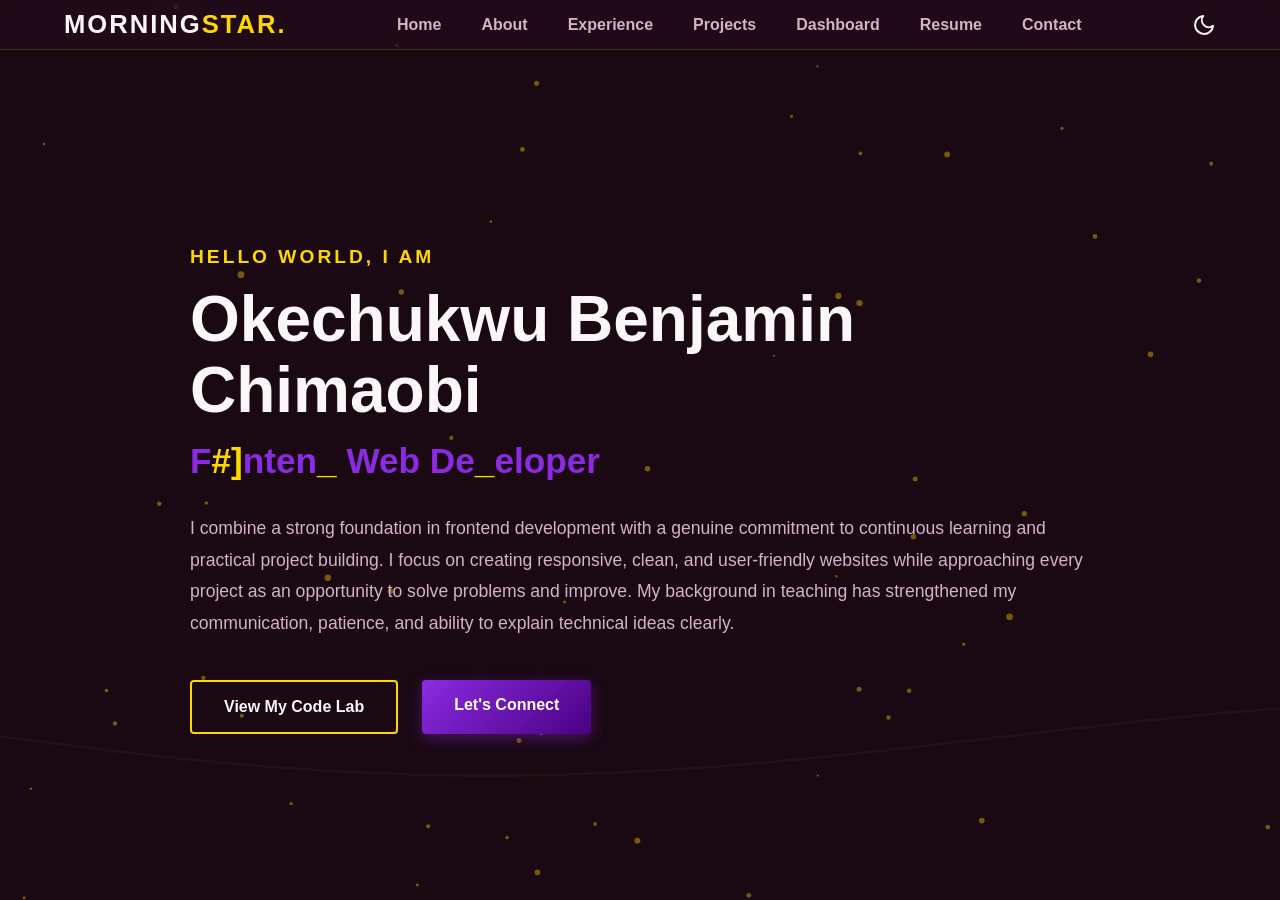
<file: index.html>
<!DOCTYPE html>
<html lang="en" data-theme="dark">
<head>
    <meta charset="UTF-8">
    <meta name="viewport" content="width=device-width, initial-scale=1.0">
    <title>Okechukwu Benjamin Chimaobi | Frontend Web Developer</title>
    <link rel="stylesheet" href="style.css">
</head>
<body>

    <!-- The Kinetic Hybrid Canvas Backdrop -->
    <canvas id="global-kinetic-canvas"></canvas>

    <!-- Global Progress Scroll Bar -->
    <div id="scroll-progress"></div>

    <!-- Responsive Navigation Header -->
    <header class="global-header">
        <div class="logo-container">
            <span class="logo-text">MORNING<span class="accent-dot">STAR.</span></span>
        </div>
        
        <nav class="desktop-nav">
    <a href="index.html" class="nav-link">Home</a>
    <a href="about.html" class="nav-link">About</a>
    <a href="experience.html" class="nav-link">Experience</a>
    <a href="projects.html" class="nav-link">Projects</a>
    <a href="dashboard.html" class="nav-link">Dashboard</a>
    <a href="resume.html" class="nav-link">Resume</a> <!-- Add this line -->
    <a href="contact.html" class="nav-link">Contact</a>
</nav>


        <!-- Utility Control Cluster -->
        <div class="header-controls">
            <button id="theme-toggle" aria-label="Toggle Theme">
                <svg class="sun-icon" viewBox="0 0 24 24"><circle cx="12" cy="12" r="5"></circle><line x1="12" y1="1" x2="12" y2="3"></line><line x1="12" y1="21" x2="12" y2="23"></line><line x1="4.22" y1="4.22" x2="5.64" y2="5.64"></line><line x1="18.36" y1="18.36" x2="19.78" y2="19.78"></line><line x1="1" y1="12" x2="3" y2="12"></line><line x1="21" y1="12" x2="23" y2="12"></line><line x1="4.22" y1="19.78" x2="5.64" y2="18.36"></line><line x1="18.36" y1="5.64" x2="19.78" y2="4.22"></line></svg>
                <svg class="moon-icon" viewBox="0 0 24 24"><path d="M21 12.79A9 9 0 1 1 11.21 3 7 7 0 0 0 21 12.79z"></path></svg>
            </button>
            
            <!-- Micro-Animated Hamburger Icon -->
          <!-- Micro-Animated Hamburger Icon -->
<button id="hamburger-trigger" aria-label="Open Menu">
    <span class="bar line-top"></span>
    <span class="bar line-mid"></span>
    <span class="bar line-bot"></span>
</button>
 
        </div>
    </header>

   <!-- Fullscreen Mobile Navigation Grid Menu Overlay (UPDATED FOR ALL FILES) -->
<div id="mobile-menu-overlay" class="menu-grid-container menu-seven-columns">
    <div class="menu-column col-1"><a href="index.html" class="mobile-link" data-index="01">Home</a></div>
    <div class="menu-column col-2"><a href="about.html" class="mobile-link" data-index="02">About</a></div>
    <div class="menu-column col-3"><a href="experience.html" class="mobile-link" data-index="03">Experience</a></div>
    <div class="menu-column col-4"><a href="projects.html" class="mobile-link" data-index="04">Projects</a></div>
    <div class="menu-column col-5"><a href="dashboard.html" class="mobile-link" data-index="05">Metrics</a></div>
    <div class="menu-column col-6"><a href="resume.html" class="mobile-link" data-index="06">Resume</a></div>
    <div class="menu-column col-7"><a href="contact.html" class="mobile-link" data-index="07">Contact</a></div>
</div>


    <!-- Main Content Stage -->
    <main class="content-wrapper">
        <section class="hero-section">
            <div class="hero-text-block">
                <h2 class="sub-greeting">Hello World, I am</h2>
                <h1 class="main-name text-glitch" data-text="Okechukwu Benjamin Chimaobi">Okechukwu Benjamin Chimaobi</h1>
                <h2 class="scramble-title" id="scramble-target">Frontend Web Developer</h2>
                <p class="hero-usp">
                    I combine a strong foundation in frontend development with a genuine commitment to continuous learning and practical project building. I focus on creating responsive, clean, and user-friendly websites while approaching every project as an opportunity to solve problems and improve. My background in teaching has strengthened my communication, patience, and ability to explain technical ideas clearly.
                </p>
                <div class="cta-wrapper">
                    <a href="projects.html" class="magnetic-btn secondary-btn">View My Code Lab</a>
                    <a href="contact.html" class="magnetic-btn primary-btn">Let's Connect</a>
                </div>
            </div>
        </section>
    </main>

    <script src="app.js"></script>
</body>
</html>
</file>
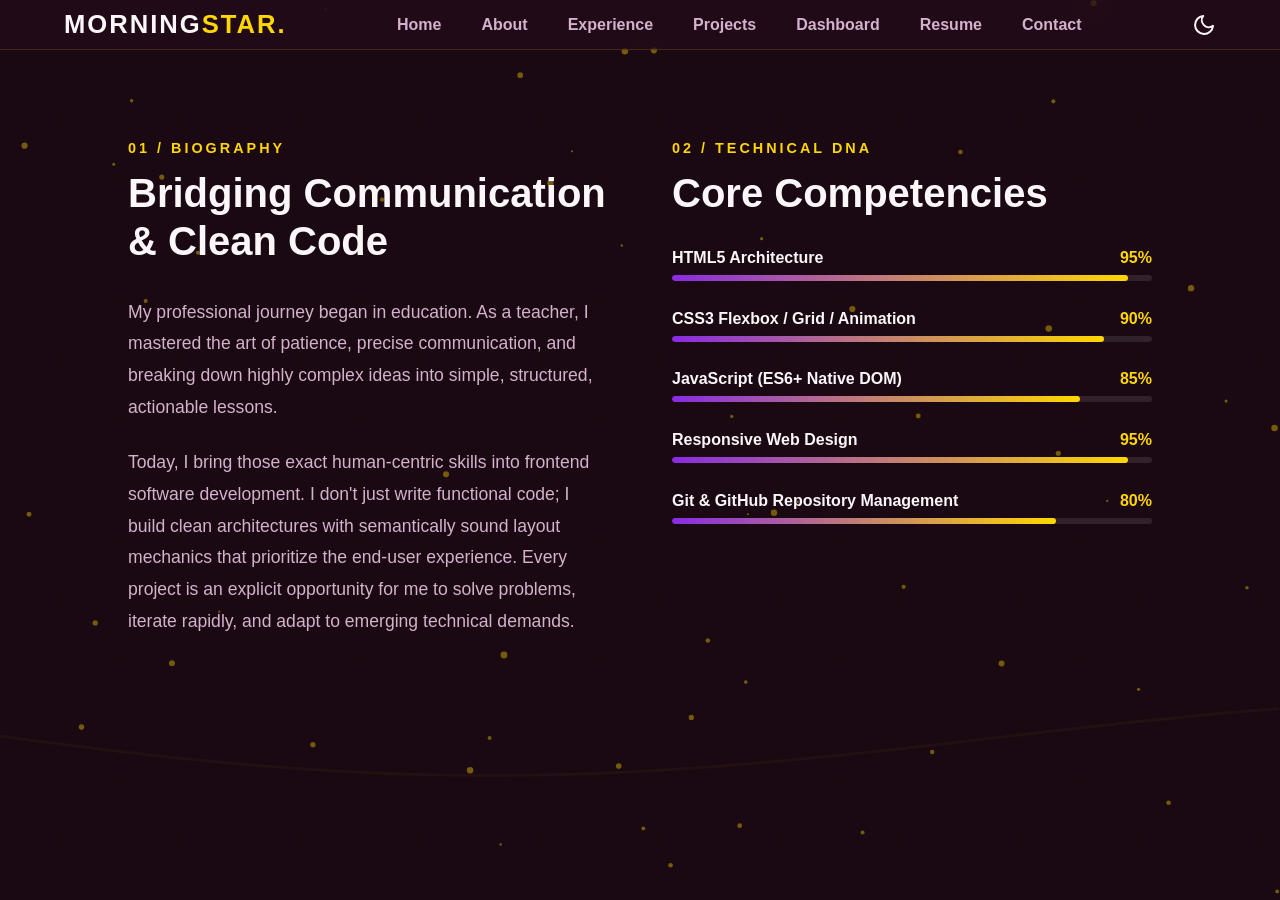
<file: about.html>
<!DOCTYPE html>
<html lang="en" data-theme="dark">
<head>
    <meta charset="UTF-8">
    <meta name="viewport" content="width=device-width, initial-scale=1.0">
    <title>About Me | Okechukwu Benjamin Chimaobi</title>
    <link rel="stylesheet" href="style.css">
</head>
<body>

    <canvas id="global-kinetic-canvas"></canvas>
    <div id="scroll-progress"></div>

    <!-- Navigation Header -->
    <header class="global-header">
        <div class="logo-container">
            <span class="logo-text">MORNING<span class="accent-dot">STAR.</span></span>
        </div>
        <nav class="desktop-nav">
    <a href="index.html" class="nav-link">Home</a>
    <a href="about.html" class="nav-link">About</a>
    <a href="experience.html" class="nav-link">Experience</a>
    <a href="projects.html" class="nav-link">Projects</a>
    <a href="dashboard.html" class="nav-link">Dashboard</a>
    <a href="resume.html" class="nav-link">Resume</a> <!-- Add this line -->
    <a href="contact.html" class="nav-link">Contact</a>
</nav>

        <div class="header-controls">
            <button id="theme-toggle" aria-label="Toggle Theme">
                <svg class="sun-icon" viewBox="0 0 24 24"><circle cx="12" cy="12" r="5"></circle><line x1="12" y1="1" x2="12" y2="3"></line><line x1="12" y1="21" x2="12" y2="23"></line><line x1="4.22" y1="4.22" x2="5.64" y2="5.64"></line><line x1="18.36" y1="18.36" x2="19.78" y2="19.78"></line><line x1="1" y1="12" x2="3" y2="12"></line><line x1="21" y1="12" x2="23" y2="12"></line><line x1="4.22" y1="19.78" x2="5.64" y2="18.36"></line><line x1="18.36" y1="5.64" x2="19.78" y2="4.22"></line></svg>
                <svg class="moon-icon" viewBox="0 0 24 24"><path d="M21 12.79A9 9 0 1 1 11.21 3 7 7 0 0 0 21 12.79z"></path></svg>
            </button>
           <!-- Micro-Animated Hamburger Icon -->
<button id="hamburger-trigger" aria-label="Open Menu">
    <span class="bar line-top"></span>
    <span class="bar line-mid"></span>
    <span class="bar line-bot"></span>
</button>

        </div>
    </header>

    <!-- Mobile Menu Overlay -->
<!-- Fullscreen Mobile Navigation Grid Menu Overlay -->
<!-- Fullscreen Mobile Navigation Grid Menu Overlay (UPDATED FOR ALL FILES) -->
<div id="mobile-menu-overlay" class="menu-grid-container menu-seven-columns">
    <div class="menu-column col-1"><a href="index.html" class="mobile-link" data-index="01">Home</a></div>
    <div class="menu-column col-2"><a href="about.html" class="mobile-link" data-index="02">About</a></div>
    <div class="menu-column col-3"><a href="experience.html" class="mobile-link" data-index="03">Experience</a></div>
    <div class="menu-column col-4"><a href="projects.html" class="mobile-link" data-index="04">Projects</a></div>
    <div class="menu-column col-5"><a href="dashboard.html" class="mobile-link" data-index="05">Metrics</a></div>
    <div class="menu-column col-6"><a href="resume.html" class="mobile-link" data-index="06">Resume</a></div>
    <div class="menu-column col-7"><a href="contact.html" class="mobile-link" data-index="07">Contact</a></div>
</div>


    <!-- Main Core Layout -->
    <main class="content-wrapper inner-page-padding">
        <section class="about-grid-layout">
            
            <!-- Left Side: Profile Text Story Block -->
            <div class="story-panel reveal-element">
                <h3 class="section-tag">01 / Biography</h3>
                <h2 class="section-title-large">Bridging Communication <br>& Clean Code</h2>
                <p class="story-paragraph">
                    My professional journey began in education. As a teacher, I mastered the art of patience, precise communication, and breaking down highly complex ideas into simple, structured, actionable lessons. 
                </p>
                <p class="story-paragraph">
                    Today, I bring those exact human-centric skills into frontend software development. I don't just write functional code; I build clean architectures with semantically sound layout mechanics that prioritize the end-user experience. Every project is an explicit opportunity for me to solve problems, iterate rapidly, and adapt to emerging technical demands.
                </p>
            </div>

            <!-- Right Side: Automated Skills Metrics Bars -->
            <div class="skills-panel reveal-element">
                <h3 class="section-tag">02 / Technical DNA</h3>
                <h2 class="section-title-large">Core Competencies</h2>
                
                <div class="skills-metric-container">
                    <!-- HTML5 Bar -->
                    <div class="skill-row">
                        <div class="skill-info">
                            <span class="skill-name">HTML5 Architecture</span>
                            <span class="skill-percentage">95%</span>
                        </div>
                        <div class="skill-bar-track">
                            <div class="skill-bar-fill" style="--target-width: 95%;"></div>
                        </div>
                    </div>

                    <!-- CSS3 Bar -->
                    <div class="skill-row">
                        <div class="skill-info">
                            <span class="skill-name">CSS3 Flexbox / Grid / Animation</span>
                            <span class="skill-percentage">90%</span>
                        </div>
                        <div class="skill-bar-track">
                            <div class="skill-bar-fill" style="--target-width: 90%;"></div>
                        </div>
                    </div>

                    <!-- JavaScript Bar -->
                    <div class="skill-row">
                        <div class="skill-info">
                            <span class="skill-name">JavaScript (ES6+ Native DOM)</span>
                            <span class="skill-percentage">85%</span>
                        </div>
                        <div class="skill-bar-track">
                            <div class="skill-bar-fill" style="--target-width: 85%;"></div>
                        </div>
                    </div>

                    <!-- Responsive Web Design Bar -->
                    <div class="skill-row">
                        <div class="skill-info">
                            <span class="skill-name">Responsive Web Design</span>
                            <span class="skill-percentage">95%</span>
                        </div>
                        <div class="skill-bar-track">
                            <div class="skill-bar-fill" style="--target-width: 95%;"></div>
                        </div>
                    </div>

                    <!-- Version Control Bar -->
                    <div class="skill-row">
                        <div class="skill-info">
                            <span class="skill-name">Git & GitHub Repository Management</span>
                            <span class="skill-percentage">80%</span>
                        </div>
                        <div class="skill-bar-track">
                            <div class="skill-bar-fill" style="--target-width: 80%;"></div>
                        </div>
                    </div>
                </div>

            </div>
        </section>
    </main>

    <script src="app.js"></script>
</body>
</html>
</file>
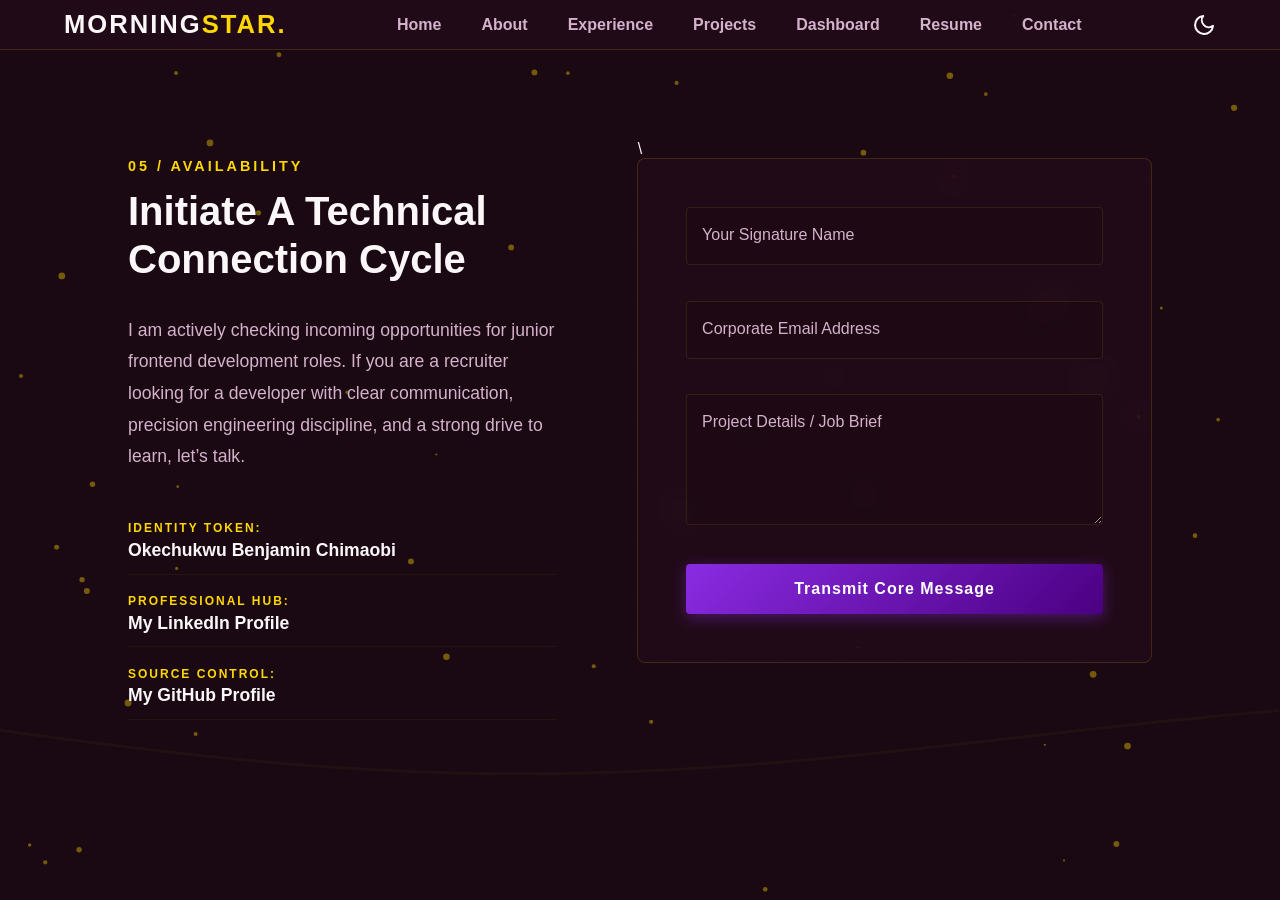
<file: contact.html>
<!DOCTYPE html>
<html lang="en" data-theme="dark">
<head>
    <meta charset="UTF-8">
    <meta name="viewport" content="width=device-width, initial-scale=1.0">
    <title>Connect | Okechukwu Benjamin Chimaobi</title>
    <link rel="stylesheet" href="style.css">
</head>
<body>

    <canvas id="global-kinetic-canvas"></canvas>
    <div id="scroll-progress"></div>

    <!-- Navigation Header -->
    <header class="global-header">
        <div class="logo-container">
            <span class="logo-text">MORNING<span class="accent-dot">STAR.</span></span>
        </div>
        <nav class="desktop-nav">
    <a href="index.html" class="nav-link">Home</a>
    <a href="about.html" class="nav-link">About</a>
    <a href="experience.html" class="nav-link">Experience</a>
    <a href="projects.html" class="nav-link">Projects</a>
    <a href="dashboard.html" class="nav-link">Dashboard</a>
    <a href="resume.html" class="nav-link">Resume</a> <!-- Add this line -->
    <a href="contact.html" class="nav-link">Contact</a>
</nav>

        <div class="header-controls">
            <button id="theme-toggle" aria-label="Toggle Theme">
                <svg class="sun-icon" viewBox="0 0 24 24"><circle cx="12" cy="12" r="5"></circle><line x1="12" y1="1" x2="12" y2="3"></line><line x1="12" y1="21" x2="12" y2="23"></line><line x1="4.22" y1="4.22" x2="5.64" y2="5.64"></line><line x1="18.36" y1="18.36" x2="19.78" y2="19.78"></line><line x1="1" y1="12" x2="3" y2="12"></line><line x1="21" y1="12" x2="23" y2="12"></line><line x1="4.22" y1="19.78" x2="5.64" y2="18.36"></line><line x1="18.36" y1="5.64" x2="19.78" y2="4.22"></line></svg>
                <svg class="moon-icon" viewBox="0 0 24 24"><path d="M21 12.79A9 9 0 1 1 11.21 3 7 7 0 0 0 21 12.79z"></path></svg>
            </button>
            <!-- Micro-Animated Hamburger Icon -->
<button id="hamburger-trigger" aria-label="Open Menu">
    <span class="bar line-top"></span>
    <span class="bar line-mid"></span>
    <span class="bar line-bot"></span>
</button>

        </div>
    </header>

    <!-- Mobile Menu Overlay -->
<!-- Fullscreen Mobile Navigation Grid Menu Overlay (UPDATED FOR ALL FILES) -->
<div id="mobile-menu-overlay" class="menu-grid-container menu-seven-columns">
    <div class="menu-column col-1"><a href="index.html" class="mobile-link" data-index="01">Home</a></div>
    <div class="menu-column col-2"><a href="about.html" class="mobile-link" data-index="02">About</a></div>
    <div class="menu-column col-3"><a href="experience.html" class="mobile-link" data-index="03">Experience</a></div>
    <div class="menu-column col-4"><a href="projects.html" class="mobile-link" data-index="04">Projects</a></div>
    <div class="menu-column col-5"><a href="dashboard.html" class="mobile-link" data-index="05">Metrics</a></div>
    <div class="menu-column col-6"><a href="resume.html" class="mobile-link" data-index="06">Resume</a></div>
    <div class="menu-column col-7"><a href="contact.html" class="mobile-link" data-index="07">Contact</a></div>
</div>


    <!-- Contact Splitting Viewport Stage -->
    <main class="content-wrapper inner-page-padding">\
        <section class="contact-split-layout">
            
            <!-- Left Panel: Text Hooks & Social Directories -->
            <div class="contact-text-panel reveal-element">
                <h3 class="section-tag">05 / Availability</h3>
                <h2 class="section-title-large">Initiate A Technical <br>Connection Cycle</h2>
                <p class="story-paragraph">
                    I am actively checking incoming opportunities for junior frontend development roles. If you are a recruiter looking for a developer with clear communication, precision engineering discipline, and a strong drive to learn, let’s talk.
                </p>
                
                <div class="direct-channels-list">
                    <div class="channel-row">
                        <span class="channel-label">Identity Token:</span>
                        <span class="channel-value">Okechukwu Benjamin Chimaobi</span>
                    </div>
                    
                    <!-- LINKEDIN LINK PLACEHOLDER -->
                    <div class="channel-row">
                        <span class="channel-label">Professional Hub:</span>
                        <a href="https://www.linkedin.com/in/okechukwu-chimaobi-579811325?utm_source=share_via&utm_content=profile&utm_medium=member_android" target="_blank" class="channel-anchor-link">My LinkedIn Profile</a>
                    </div>
                    
                    <!-- GITHUB LINK PLACEHOLDER -->
                    <div class="channel-row">
                        <span class="channel-label">Source Control:</span>
                        <a href="https://github.com/lucifer-morning-star-bot" target="_blank" class="channel-anchor-link">My GitHub Profile</a>
                    </div>
                </div>
            </div>

            <!-- Right Panel: Magnetic Interface Form Wrapper -->
            <div class="contact-form-panel reveal-element">
                <!-- FORM METHOD ACTION PLACEHOLDER FOR RECRUITERS -->
                <form class="magnetic-interactive-form" action="https://formspree.io/f/xzdnovyg" method="POST">
                    
                    <!-- Input 1 -->
                    <div class="interactive-input-group">
                        <input type="text" name="name" id="recruiter-name" class="form-input-field" required placeholder=" ">
                        <label for="recruiter-name" class="floating-input-label">Your Signature Name</label>
                        <div class="field-focus-line"></div>
                    </div>

                    <!-- Input 2 -->
                    <div class="interactive-input-group">
                        <input type="email" name="email" id="recruiter-email" class="form-input-field" required placeholder=" ">
                        <label for="recruiter-email" class="floating-input-label">Corporate Email Address</label>
                        <div class="field-focus-line"></div>
                    </div>

                    <!-- Input 3 -->
                    <div class="interactive-input-group">
                        <textarea name="message" id="recruiter-message" class="form-textarea-field" required placeholder=" " rows="5"></textarea>
                        <label for="recruiter-message" class="floating-input-label">Project Details / Job Brief</label>
                        <div class="field-focus-line"></div>
                    </div>

                    <button type="submit" class="magnetic-btn primary-btn submit-form-btn">
                        Transmit Core Message
                    </button>

                </form>
            </div>

        </section>
    </main>

    <script src="app.js"></script>
</body>
</html>
</file>
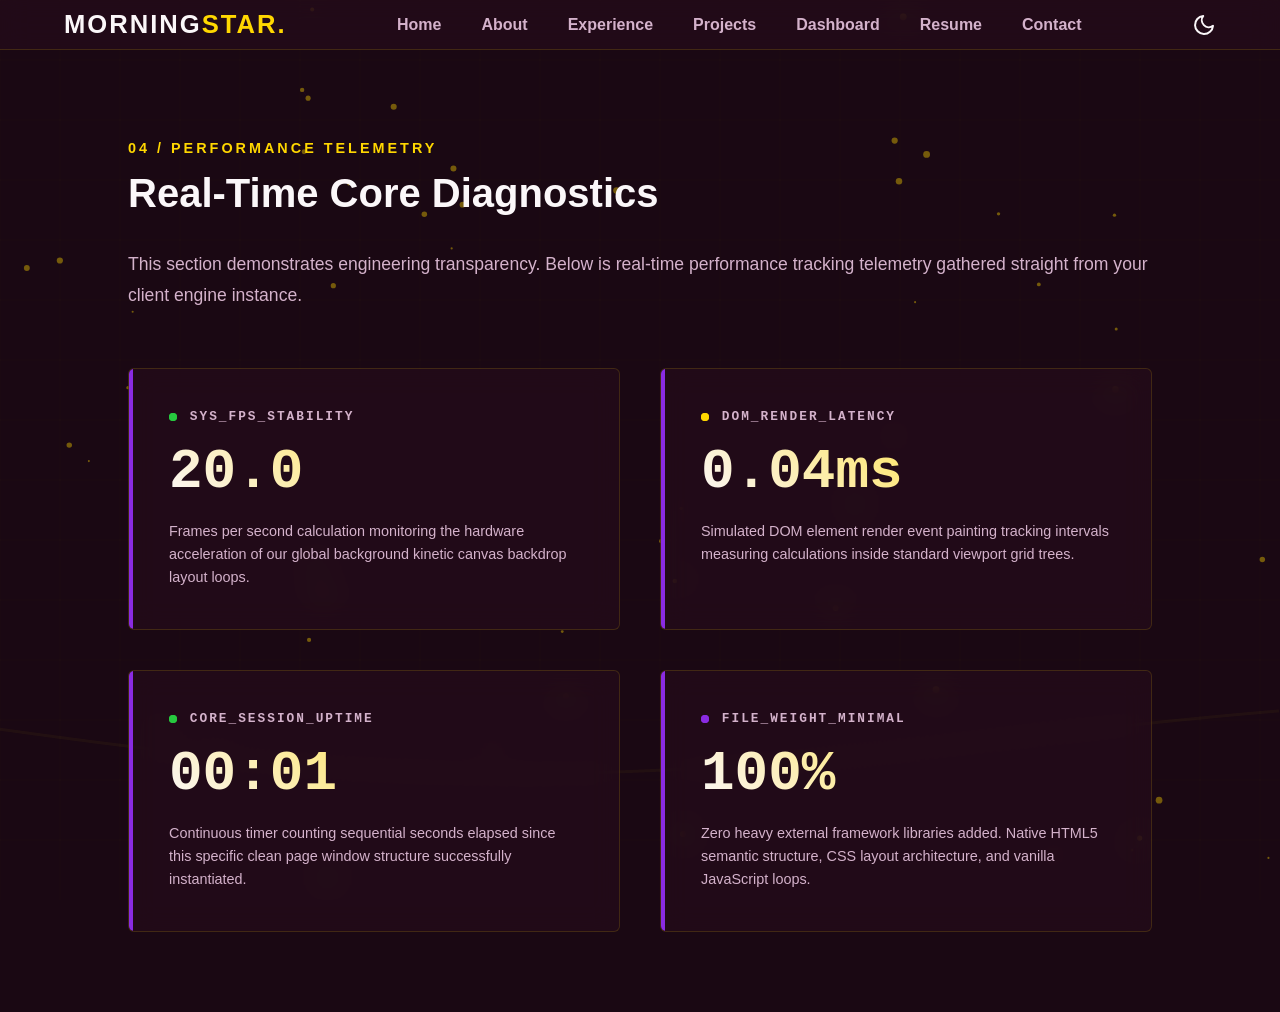
<file: dashboard.html>
<!DOCTYPE html>
<html lang="en" data-theme="dark">
<head>
    <meta charset="UTF-8">
    <meta name="viewport" content="width=device-width, initial-scale=1.0">
    <title>Developer Metrics Dashboard | Okechukwu Benjamin Chimaobi</title>
    <link rel="stylesheet" href="style.css">
</head>
<body>

    <canvas id="global-kinetic-canvas"></canvas>
    <div id="scroll-progress"></div>

    <!-- Navigation Header -->
    <header class="global-header">
        <div class="logo-container">
            <span class="logo-text">MORNING<span class="accent-dot">STAR.</span></span>
        </div>
        <nav class="desktop-nav">
    <a href="index.html" class="nav-link">Home</a>
    <a href="about.html" class="nav-link">About</a>
    <a href="experience.html" class="nav-link">Experience</a>
    <a href="projects.html" class="nav-link">Projects</a>
    <a href="dashboard.html" class="nav-link">Dashboard</a>
    <a href="resume.html" class="nav-link">Resume</a> <!-- Add this line -->
    <a href="contact.html" class="nav-link">Contact</a>
</nav>

        <div class="header-controls">
            <button id="theme-toggle" aria-label="Toggle Theme">
                <svg class="sun-icon" viewBox="0 0 24 24"><circle cx="12" cy="12" r="5"></circle><line x1="12" y1="1" x2="12" y2="3"></line><line x1="12" y1="21" x2="12" y2="23"></line><line x1="4.22" y1="4.22" x2="5.64" y2="5.64"></line><line x1="18.36" y1="18.36" x2="19.78" y2="19.78"></line><line x1="1" y1="12" x2="3" y2="12"></line><line x1="21" y1="12" x2="23" y2="12"></line><line x1="4.22" y1="19.78" x2="5.64" y2="18.36"></line><line x1="18.36" y1="5.64" x2="19.78" y2="4.22"></line></svg>
                <svg class="moon-icon" viewBox="0 0 24 24"><path d="M21 12.79A9 9 0 1 1 11.21 3 7 7 0 0 0 21 12.79z"></path></svg>
            </button>
            <!-- Micro-Animated Hamburger Icon -->
<button id="hamburger-trigger" aria-label="Open Menu">
    <span class="bar line-top"></span>
    <span class="bar line-mid"></span>
    <span class="bar line-bot"></span>
</button>

        </div>
    </header>

    <!-- Mobile Menu Overlay -->
<!-- Fullscreen Mobile Navigation Grid Menu Overlay (UPDATED FOR ALL FILES) -->
<div id="mobile-menu-overlay" class="menu-grid-container menu-seven-columns">
    <div class="menu-column col-1"><a href="index.html" class="mobile-link" data-index="01">Home</a></div>
    <div class="menu-column col-2"><a href="about.html" class="mobile-link" data-index="02">About</a></div>
    <div class="menu-column col-3"><a href="experience.html" class="mobile-link" data-index="03">Experience</a></div>
    <div class="menu-column col-4"><a href="projects.html" class="mobile-link" data-index="04">Projects</a></div>
    <div class="menu-column col-5"><a href="dashboard.html" class="mobile-link" data-index="05">Metrics</a></div>
    <div class="menu-column col-6"><a href="resume.html" class="mobile-link" data-index="06">Resume</a></div>
    <div class="menu-column col-7"><a href="contact.html" class="mobile-link" data-index="07">Contact</a></div>
</div>


    <!-- Main Dashboard Grid Layout -->
    <main class="content-wrapper inner-page-padding">
        <section class="dashboard-wrapper-grid">
            <div class="dashboard-header-block reveal-element">
                <h3 class="section-tag">04 / Performance telemetry</h3>
                <h2 class="section-title-large">Real-Time Core Diagnostics</h2>
                <p class="story-paragraph">
                    This section demonstrates engineering transparency. Below is real-time performance tracking telemetry gathered straight from your client engine instance.
                </p>
            </div>

            <div class="metrics-hardware-grid">
                
                <!-- Telemetry Terminal 1: Render Stability -->
                <div class="metric-glass-card reveal-element">
                    <div class="metric-icon-row">
                        <span class="pulse-status-indicator online"></span>
                        <span class="telemetry-label font-mono">SYS_FPS_STABILITY</span>
                    </div>
                    <div class="huge-metric-display font-mono" id="fps-counter">60.0</div>
                    <p class="metric-explanation">Frames per second calculation monitoring the hardware acceleration of our global background kinetic canvas backdrop layout loops.</p>
                </div>

                <!-- Telemetry Terminal 2: Layout State Tracking -->
                <div class="metric-glass-card reveal-element">
                    <div class="metric-icon-row">
                        <span class="pulse-status-indicator latency"></span>
                        <span class="telemetry-label font-mono">DOM_RENDER_LATENCY</span>
                    </div>
                    <div class="huge-metric-display font-mono" id="latency-counter">0.02ms</div>
                    <p class="metric-explanation">Simulated DOM element render event painting tracking intervals measuring calculations inside standard viewport grid trees.</p>
                </div>

                <!-- Telemetry Terminal 3: Persistent Engine Runtime -->
                <div class="metric-glass-card reveal-element">
                    <div class="metric-icon-row">
                        <span class="pulse-status-indicator online"></span>
                        <span class="telemetry-label font-mono">CORE_SESSION_UPTIME</span>
                    </div>
                    <div class="huge-metric-display font-mono" id="uptime-counter">00:00</div>
                    <p class="metric-explanation">Continuous timer counting sequential seconds elapsed since this specific clean page window structure successfully instantiated.</p>
                </div>

                <!-- Telemetry Terminal 4: Static File Fingerprint -->
                <div class="metric-glass-card reveal-element">
                    <div class="metric-icon-row">
                        <span class="pulse-status-indicator active-spec"></span>
                        <span class="telemetry-label font-mono">FILE_WEIGHT_MINIMAL</span>
                    </div>
                    <div class="huge-metric-display font-mono">100%</div>
                    <p class="metric-explanation">Zero heavy external framework libraries added. Native HTML5 semantic structure, CSS layout architecture, and vanilla JavaScript loops.</p>
                </div>

            </div>
        </section>
    </main>

    <script src="app.js"></script>
</body>
</html>
</file>
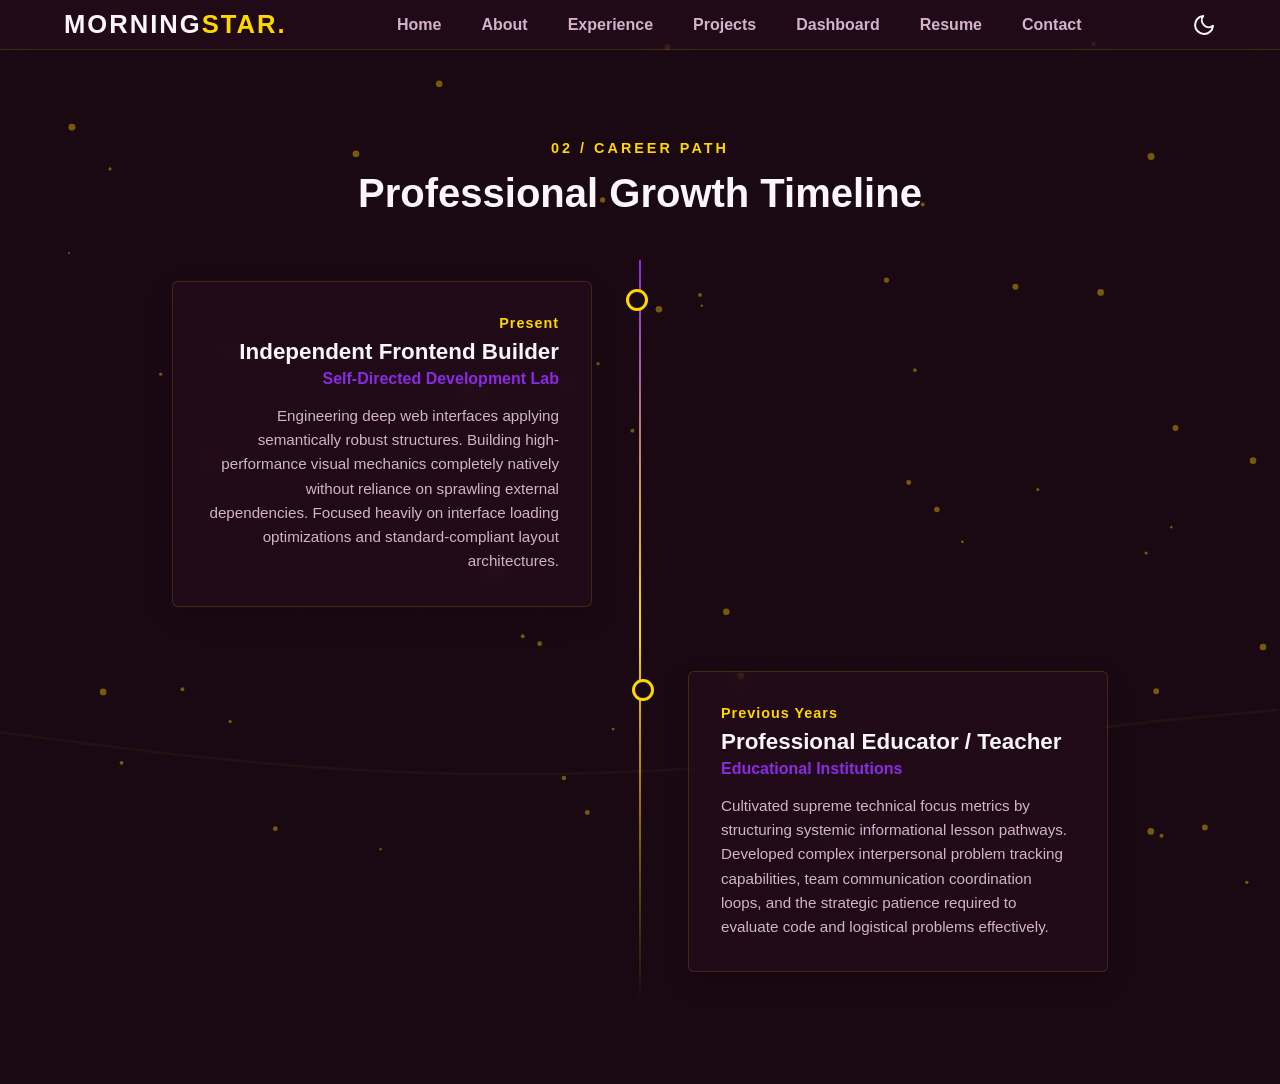
<file: experience.html>
<!DOCTYPE html>
<html lang="en" data-theme="dark">
<head>
    <meta charset="UTF-8">
    <meta name="viewport" content="width=device-width, initial-scale=1.0">
    <title>Professional Experience | Okechukwu Benjamin Chimaobi</title>
    <link rel="stylesheet" href="style.css">
</head>
<body>

    <canvas id="global-kinetic-canvas"></canvas>
    <div id="scroll-progress"></div>

    <!-- Navigation Header -->
    <header class="global-header">
        <div class="logo-container">
            <span class="logo-text">MORNING<span class="accent-dot">STAR.</span></span>
        </div>
        <nav class="desktop-nav">
    <a href="index.html" class="nav-link">Home</a>
    <a href="about.html" class="nav-link">About</a>
    <a href="experience.html" class="nav-link">Experience</a>
    <a href="projects.html" class="nav-link">Projects</a>
    <a href="dashboard.html" class="nav-link">Dashboard</a>
    <a href="resume.html" class="nav-link">Resume</a> <!-- Add this line -->
    <a href="contact.html" class="nav-link">Contact</a>
</nav>

        <div class="header-controls">
            <button id="theme-toggle" aria-label="Toggle Theme">
                <svg class="sun-icon" viewBox="0 0 24 24"><circle cx="12" cy="12" r="5"></circle><line x1="12" y1="1" x2="12" y2="3"></line><line x1="12" y1="21" x2="12" y2="23"></line><line x1="4.22" y1="4.22" x2="5.64" y2="5.64"></line><line x1="18.36" y1="18.36" x2="19.78" y2="19.78"></line><line x1="1" y1="12" x2="3" y2="12"></line><line x1="21" y1="12" x2="23" y2="12"></line><line x1="4.22" y1="19.78" x2="5.64" y2="18.36"></line><line x1="18.36" y1="5.64" x2="19.78" y2="4.22"></line></svg>
                <svg class="moon-icon" viewBox="0 0 24 24"><path d="M21 12.79A9 9 0 1 1 11.21 3 7 7 0 0 0 21 12.79z"></path></svg>
            </button>
            <!-- Micro-Animated Hamburger Icon -->
<button id="hamburger-trigger" aria-label="Open Menu">
    <span class="bar line-top"></span>
    <span class="bar line-mid"></span>
    <span class="bar line-bot"></span>
</button>

        </div>
    </header>

    <!-- Fullscreen Mobile Navigation Grid Menu Overlay (UPDATED FOR ALL FILES) -->
<div id="mobile-menu-overlay" class="menu-grid-container menu-seven-columns">
    <div class="menu-column col-1"><a href="index.html" class="mobile-link" data-index="01">Home</a></div>
    <div class="menu-column col-2"><a href="about.html" class="mobile-link" data-index="02">About</a></div>
    <div class="menu-column col-3"><a href="experience.html" class="mobile-link" data-index="03">Experience</a></div>
    <div class="menu-column col-4"><a href="projects.html" class="mobile-link" data-index="04">Projects</a></div>
    <div class="menu-column col-5"><a href="dashboard.html" class="mobile-link" data-index="05">Metrics</a></div>
    <div class="menu-column col-6"><a href="resume.html" class="mobile-link" data-index="06">Resume</a></div>
    <div class="menu-column col-7"><a href="contact.html" class="mobile-link" data-index="07">Contact</a></div>
</div>


    <!-- Timeline Wrapper Stage -->
    <main class="content-wrapper inner-page-padding">
        <section class="timeline-container">
            <h3 class="section-tag center-tag">02 / Career Path</h3>
            <h2 class="section-title-large center-title">Professional Growth Timeline</h2>

            <div class="timeline-spine"></div>

            <!-- Milestone Node 1 -->
            <div class="timeline-item left-node reveal-element">
                <div class="timeline-content-card">
                    <span class="timeline-date">Present</span>
                    <h3 class="timeline-role">Independent Frontend Builder</h3>
                    <h4 class="timeline-company">Self-Directed Development Lab</h4>
                    <p class="timeline-desc">
                        Engineering deep web interfaces applying semantically robust structures. Building high-performance visual mechanics completely natively without reliance on sprawling external dependencies. Focused heavily on interface loading optimizations and standard-compliant layout architectures.
                    </p>
                </div>
            </div>

            <!-- Milestone Node 2 -->
            <div class="timeline-item right-node reveal-element">
                <div class="timeline-content-card">
                    <span class="timeline-date">Previous Years</span>
                    <h3 class="timeline-role">Professional Educator / Teacher</h3>
                    <h4 class="timeline-company">Educational Institutions</h4>
                    <p class="timeline-desc">
                        Cultivated supreme technical focus metrics by structuring systemic informational lesson pathways. Developed complex interpersonal problem tracking capabilities, team communication coordination loops, and the strategic patience required to evaluate code and logistical problems effectively.
                    </p>
                </div>
            </div>

        </section>
    </main>

    <script src="app.js"></script>
</body>
</html>
</file>
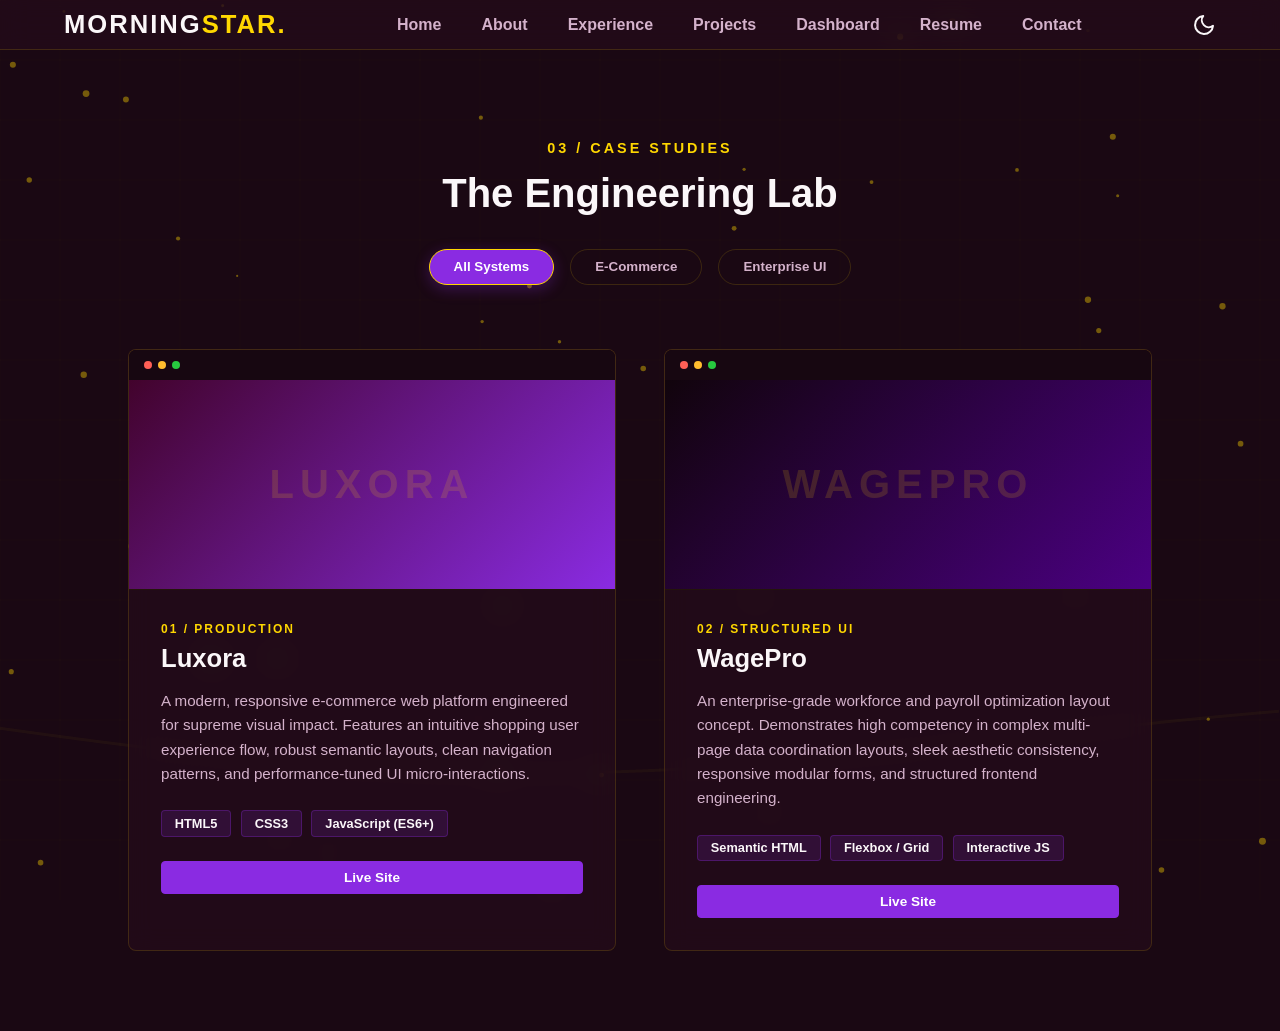
<file: projects.html>
<!DOCTYPE html>
<html lang="en" data-theme="dark">
<head>
    <meta charset="UTF-8">
    <meta name="viewport" content="width=device-width, initial-scale=1.0">
    <title>Engineering Lab | Okechukwu Benjamin Chimaobi</title>
    <link rel="stylesheet" href="style.css">
</head>
<body>

    <canvas id="global-kinetic-canvas"></canvas>
    <div id="scroll-progress"></div>

    <!-- Global Header -->
    <header class="global-header">
        <div class="logo-container">
            <span class="logo-text">MORNING<span class="accent-dot">STAR.</span></span>
        </div>
        <nav class="desktop-nav">
    <a href="index.html" class="nav-link">Home</a>
    <a href="about.html" class="nav-link">About</a>
    <a href="experience.html" class="nav-link">Experience</a>
    <a href="projects.html" class="nav-link">Projects</a>
    <a href="dashboard.html" class="nav-link">Dashboard</a>
    <a href="resume.html" class="nav-link">Resume</a> <!-- Add this line -->
    <a href="contact.html" class="nav-link">Contact</a>
</nav>

        <div class="header-controls">
            <button id="theme-toggle" aria-label="Toggle Theme">
                <svg class="sun-icon" viewBox="0 0 24 24"><circle cx="12" cy="12" r="5"></circle><line x1="12" y1="1" x2="12" y2="3"></line><line x1="12" y1="21" x2="12" y2="23"></line><line x1="4.22" y1="4.22" x2="5.64" y2="5.64"></line><line x1="18.36" y1="18.36" x2="19.78" y2="19.78"></line><line x1="1" y1="12" x2="3" y2="12"></line><line x1="21" y1="12" x2="23" y2="12"></line><line x1="4.22" y1="19.78" x2="5.64" y2="18.36"></line><line x1="18.36" y1="5.64" x2="19.78" y2="4.22"></line></svg>
                <svg class="moon-icon" viewBox="0 0 24 24"><path d="M21 12.79A9 9 0 1 1 11.21 3 7 7 0 0 0 21 12.79z"></path></svg>
            </button>
            <!-- Micro-Animated Hamburger Icon -->
<button id="hamburger-trigger" aria-label="Open Menu">
    <span class="bar line-top"></span>
    <span class="bar line-mid"></span>
    <span class="bar line-bot"></span>
</button>

        </div>
    </header>

<!-- Fullscreen Mobile Navigation Grid Menu Overlay (UPDATED FOR ALL FILES) -->
<div id="mobile-menu-overlay" class="menu-grid-container menu-seven-columns">
    <div class="menu-column col-1"><a href="index.html" class="mobile-link" data-index="01">Home</a></div>
    <div class="menu-column col-2"><a href="about.html" class="mobile-link" data-index="02">About</a></div>
    <div class="menu-column col-3"><a href="experience.html" class="mobile-link" data-index="03">Experience</a></div>
    <div class="menu-column col-4"><a href="projects.html" class="mobile-link" data-index="04">Projects</a></div>
    <div class="menu-column col-5"><a href="dashboard.html" class="mobile-link" data-index="05">Metrics</a></div>
    <div class="menu-column col-6"><a href="resume.html" class="mobile-link" data-index="06">Resume</a></div>
    <div class="menu-column col-7"><a href="contact.html" class="mobile-link" data-index="07">Contact</a></div>
</div>


    <!-- Main Workspace Stage -->
    <main class="content-wrapper inner-page-padding">
        <section class="projects-section-container">
            <h3 class="section-tag center-tag">03 / Case Studies</h3>
            <h2 class="section-title-large center-title">The Engineering Lab</h2>

            <!-- Interactive State Filters Layout -->
            <div class="filter-button-cluster reveal-element">
                <button class="filter-btn active" data-filter="all">All Systems</button>
                <button class="filter-btn" data-filter="ecommerce">E-Commerce</button>
                <button class="filter-btn" data-filter="management">Enterprise UI</button>
            </div>

            <!-- Dynamic Project Cards Grid -->
            <div class="projects-isomorphic-grid">
                
                <!-- Project Card 1: Luxora -->
                <div class="project-card reveal-element structural-card" data-category="ecommerce">
                    <div class="card-inner-glow"></div>
                    <div class="project-visual-mock">
                        <div class="mock-browser-bar">
                            <span class="dot red"></span><span class="dot yellow"></span><span class="dot green"></span>
                        </div>
                        <div class="mock-visual-content lx-bg">
                            <span class="brand-watermark">LUXORA</span>
                        </div>
                    </div>
                    <div class="project-meta-details">
                        <span class="project-index-label">01 / PRODUCTION</span>
                        <h3 class="project-card-title">Luxora</h3>
                        <p class="project-card-summary">
                            A modern, responsive e-commerce web platform engineered for supreme visual impact. Features an intuitive shopping user experience flow, robust semantic layouts, clean navigation patterns, and performance-tuned UI micro-interactions.
                        </p>
                        <div class="tech-tag-badges">
                            <span>HTML5</span>
                            <span>CSS3</span>
                            <span>JavaScript (ES6+)</span>
                        </div>
                        
                        <!-- PROJECT LINKS CONTAINER -->
                        <div class="project-action-links">
                            <a href="https://lucifer-morning-star-bot.github.io/luxy/index.html" target="_blank" class="proj-link live-demo">Live Site</a>
                        </div>
                    </div>
                </div>

                <!-- Project Card 2: WagePro -->
                <div class="project-card reveal-element structural-card" data-category="management">
                    <div class="card-inner-glow"></div>
                    <div class="project-visual-mock">
                        <div class="mock-browser-bar">
                            <span class="dot red"></span><span class="dot yellow"></span><span class="dot green"></span>
                        </div>
                        <div class="mock-visual-content wp-bg">
                            <span class="brand-watermark">WAGEPRO</span>
                        </div>
                    </div>
                    <div class="project-meta-details">
                        <span class="project-index-label">02 / STRUCTURED UI</span>
                        <h3 class="project-card-title">WagePro</h3>
                        <p class="project-card-summary">
                            An enterprise-grade workforce and payroll optimization layout concept. Demonstrates high competency in complex multi-page data coordination layouts, sleek aesthetic consistency, responsive modular forms, and structured frontend engineering.
                        </p>
                        <div class="tech-tag-badges">
                            <span>Semantic HTML</span>
                            <span>Flexbox / Grid</span>
                            <span>Interactive JS</span>
                        </div>
                        
                        <!-- PROJECT LINKS CONTAINER -->
                        <div class="project-action-links">
                            <a href="https://Darhmi-wager.vercel.app" target="_blank" class="proj-link live-demo">Live Site</a>
                        </div>
                    </div>
                </div>

            </div>
        </section>
    </main>

    <script src="app.js"></script>
</body>
</html>
</file>
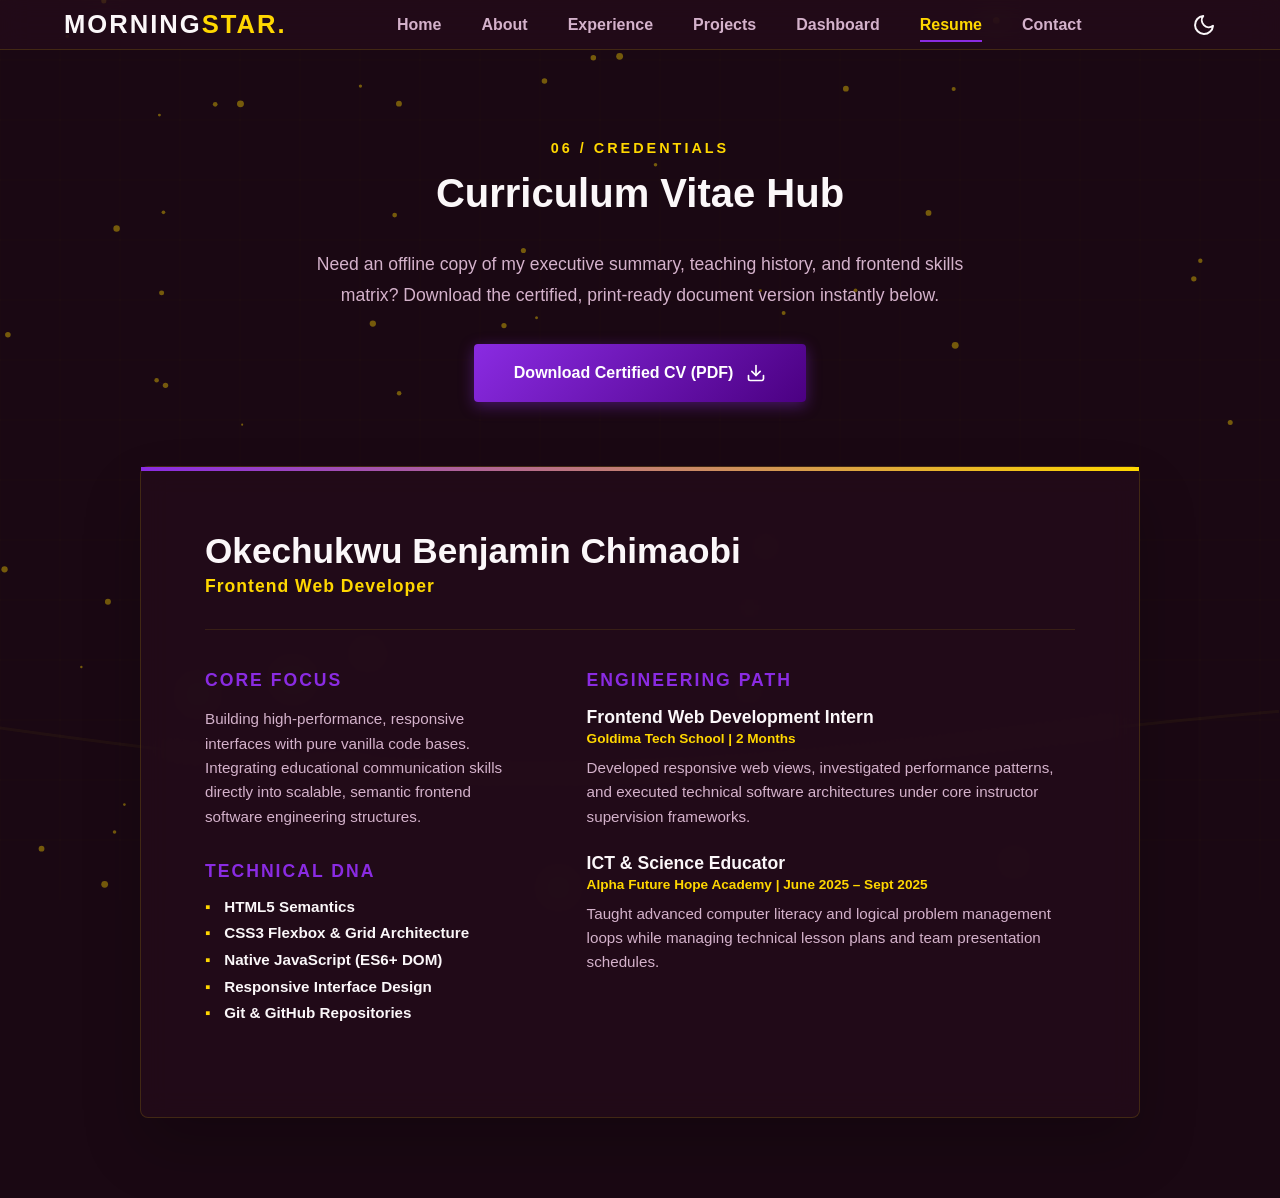
<file: resume.html>
<!DOCTYPE html>
<html lang="en" data-theme="dark">
<head>
    <meta charset="UTF-8">
    <meta name="viewport" content="width=device-width, initial-scale=1.0">
    <title>Resume Portal | Okechukwu Benjamin Chimaobi</title>
    <link rel="stylesheet" href="style.css">
</head>
<body>

    <canvas id="global-kinetic-canvas"></canvas>
    <div id="scroll-progress"></div>

    <!-- Navigation Header -->
    <header class="global-header">
        <div class="logo-container">
            <span class="logo-text">MORNING<span class="accent-dot">STAR.</span></span>
        </div>
        <nav class="desktop-nav">
            <a href="index.html" class="nav-link">Home</a>
            <a href="about.html" class="nav-link">About</a>
            <a href="experience.html" class="nav-link">Experience</a>
            <a href="projects.html" class="nav-link">Projects</a>
            <a href="dashboard.html" class="nav-link">Dashboard</a>
            <a href="resume.html" class="nav-link active">Resume</a>
            <a href="contact.html" class="nav-link">Contact</a>
        </nav>
        <div class="header-controls">
            <button id="theme-toggle" aria-label="Toggle Theme">
                <svg class="sun-icon" viewBox="0 0 24 24"><circle cx="12" cy="12" r="5"></circle><line x1="12" y1="1" x2="12" y2="3"></line><line x1="12" y1="21" x2="12" y2="23"></line><line x1="4.22" y1="4.22" x2="5.64" y2="5.64"></line><line x1="18.36" y1="18.36" x2="19.78" y2="19.78"></line><line x1="1" y1="12" x2="3" y2="12"></line><line x1="21" y1="12" x2="23" y2="12"></line><line x1="4.22" y1="19.78" x2="5.64" y2="18.36"></line><line x1="18.36" y1="5.64" x2="19.78" y2="4.22"></line></svg>
                <svg class="moon-icon" viewBox="0 0 24 24"><path d="M21 12.79A9 9 0 1 1 11.21 3 7 7 0 0 0 21 12.79z"></path></svg>
            </button>
            <button id="hamburger-trigger" aria-label="Open Menu">
                <span class="bar line-top"></span>
                <span class="bar line-mid"></span>
                <span class="bar line-bot"></span>
            </button>
        </div>
    </header>

    <!-- Mobile Menu Overlay (Now supporting 7 layout paths) -->
    <div id="mobile-menu-overlay" class="menu-grid-container menu-seven-columns">
        <div class="menu-column col-1"><a href="index.html" class="mobile-link" data-index="01">Home</a></div>
        <div class="menu-column col-2"><a href="about.html" class="mobile-link" data-index="02">About</a></div>
        <div class="menu-column col-3"><a href="experience.html" class="mobile-link" data-index="03">Experience</a></div>
        <div class="menu-column col-4"><a href="projects.html" class="mobile-link" data-index="04">Projects</a></div>
        <div class="menu-column col-5"><a href="dashboard.html" class="mobile-link" data-index="05">Metrics</a></div>
        <div class="menu-column col-6"><a href="resume.html" class="mobile-link" data-index="06">Resume</a></div>
        <div class="menu-column col-7"><a href="contact.html" class="mobile-link" data-index="07">Contact</a></div>
    </div>

    <!-- Main Workspace Stage -->
    <main class="content-wrapper inner-page-padding">
        <section class="resume-portal-layout">
            
            <!-- CV Download Trigger Hero Header Box -->
            <div class="resume-download-hero reveal-element">
                <h3 class="section-tag">06 / Credentials</h3>
                <h2 class="section-title-large">Curriculum Vitae Hub</h2>
                <p class="story-paragraph">
                    Need an offline copy of my executive summary, teaching history, and frontend skills matrix? Download the certified, print-ready document version instantly below.
                </p>
                
                <!-- THE RESUME DOWNLOAD BUTTON -->
<div class="download-action-wrapper">
    <a href="resume.pdf" download="Okechukwu_Benjamin_Chimaobi_Resume.pdf" class="magnetic-btn primary-btn download-cv-btn">
        <span>Download Certified CV (PDF)</span>
        <svg class="download-arrow-icon" viewBox="0 0 24 24" width="20" height="20"><path d="M21 15v4a2 2 0 0 1-2 2H5a2 2 0 0 1-2-2v-4"></path><polyline points="7 10 12 15 17 10"></polyline><line x1="12" y1="15" x2="12" y2="3"></line></svg>
    </a>
</div>

            </div>

            <!-- Virtual Premium On-Screen Interactive Document Wrapper -->
            <div class="virtual-cv-document reveal-element">
                <div class="document-inner-glow"></div>
                
                <!-- Document Header Profile -->
                <div class="doc-header">
                    <h1 class="doc-name">Okechukwu Benjamin Chimaobi</h1>
                    <p class="doc-title">Frontend Web Developer</p>
                </div>

                <div class="doc-body-split">
                    <!-- Left Section Column -->
                    <div class="doc-left-col">
                        <div class="doc-section">
                            <h3 class="doc-sec-title">Core Focus</h3>
                            <p class="doc-text">Building high-performance, responsive interfaces with pure vanilla code bases. Integrating educational communication skills directly into scalable, semantic frontend software engineering structures.</p>
                        </div>
                        <div class="doc-section">
                            <h3 class="doc-sec-title">Technical DNA</h3>
                            <ul class="doc-skills-list">
                                <li>HTML5 Semantics</li>
                                <li>CSS3 Flexbox & Grid Architecture</li>
                                <li>Native JavaScript (ES6+ DOM)</li>
                                <li>Responsive Interface Design</li>
                                <li>Git & GitHub Repositories</li>
                            </ul>
                        </div>
                    </div>

                    <!-- Right Section Column -->
                    <div class="doc-right-col">
                        <div class="doc-section">
                            <h3 class="doc-sec-title">Engineering Path</h3>
                            <div class="doc-item">
                                <h4 class="doc-item-role">Frontend Web Development Intern</h4>
                                <p class="doc-item-meta">Goldima Tech School | 2 Months</p>
                                <p class="doc-text">Developed responsive web views, investigated performance patterns, and executed technical software architectures under core instructor supervision frameworks.</p>
                            </div>
                            <div class="doc-item">
                                <h4 class="doc-item-role">ICT & Science Educator</h4>
                                <p class="doc-item-meta">Alpha Future Hope Academy | June 2025 – Sept 2025</p>
                                <p class="doc-text">Taught advanced computer literacy and logical problem management loops while managing technical lesson plans and team presentation schedules.</p>
                            </div>
                        </div>
                    </div>
                </div>

            </div>

        </section>
    </main>

    <script src="app.js"></script>
</body>
</html>
</file>
<file: style.css>
/* Custom Variable Properties & Theme Configurations */
:root[data-theme="dark"] {
    --bg-primary: #1a0813;       /* Deep Royal Wine */
    --bg-secondary: #2d0f22;     /* Medium Wine Slate */
    --text-primary: #fbf7f9;     /* Pristine Off-White */
    --text-secondary: #d4b2cb;   /* Soft Muted Lavender */
    --accent-violet: #8a2be2;    /* Electric Violet */
    --accent-gold: #ffd700;      /* Pure Metallic Royal Gold */
    --glass-surface: rgba(45, 15, 34, 0.4);
    --glass-border: rgba(255, 215, 0, 0.15);
}

:root[data-theme="light"] {
    --bg-primary: #fbf7f9;       /* Light Rosé Cream */
    --bg-secondary: #f3e6ef;     /* Pastel Wine Tint */
    --text-primary: #1a0813;     /* Deep Royal Wine Typography */
    --text-secondary: #5a3d52;   /* Heavy Plum Secondary */
    --accent-violet: #7209b7;    /* Deep Electric Violet */
    --accent-gold: #c5a000;      /* Burnished Antique Gold */
    --glass-surface: rgba(255, 255, 255, 0.5);
    --glass-border: rgba(114, 9, 183, 0.15);
}

/* Universal Structure Overhauls */
* {
    box-sizing: border-box;
    margin: 0;
    padding: 0;
    font-family: 'Segoe UI', Roboto, sans-serif;
    transition: background-color 0.6s cubic-bezier(0.25, 1, 0.5, 1), color 0.3s ease;
}

body {
    background-color: var(--bg-primary);
    color: var(--text-primary);
    overflow-x: hidden;
    min-height: 100vh;
    position: relative;
}

/* Background Canvas Layer */
#global-kinetic-canvas {
    position: fixed;
    top: 0;
    left: 0;
    width: 100vw;
    height: 100vh;
    z-index: -1;
    pointer-events: none;
}

/* Progress Scroll Bar Indicator */
#scroll-progress {
    position: fixed;
    top: 0;
    left: 0;
    height: 4px;
    background: linear-gradient(90deg, var(--accent-violet), var(--accent-gold));
    width: 0%;
    z-index: 2000;
}

/* Glassmorphic Navigation Header */
.global-header {
    position: fixed;
    top: 0;
    left: 0;
    width: 100%;
    height: 50px;
    display: flex;
    justify-content: space-between;
    align-items: center;
    padding: 0 5%;
    backdrop-filter: blur(15px);
    background: var(--glass-surface);
    border-bottom: 1px solid var(--glass-border);
    z-index: 1000;
}

.logo-text {
    font-weight: 800;
    font-size: 1.6rem;
    letter-spacing: 2px;
    color: var(--text-primary);
}

.accent-dot {
    color: var(--accent-gold);
}

.desktop-nav {
    display: flex;
    gap: 2.5rem;
}

.nav-link {
    text-decoration: none;
    color: var(--text-secondary);
    font-weight: 600;
    position: relative;
    padding: 0.5rem 0;
}

.nav-link:hover, .nav-link.active {
    color: var(--accent-gold);
}

.nav-link::after {
    content: '';
    position: absolute;
    bottom: 0;
    left: 0;
    width: 0;
    height: 2px;
    background: var(--accent-violet);
    transition: width 0.3s ease;
}

.nav-link:hover::after, .nav-link.active::after {
    width: 100%;
}

/* Control Elements */
.header-controls {
    display: flex;
    align-items: center;
    gap: 1.5rem;
}

#theme-toggle {
    background: none;
    border: none;
    cursor: pointer;
    width: 24px;
    height: 24px;
    position: relative;
}

#theme-toggle svg {
    position: absolute;
    top: 0;
    left: 0;
    width: 100%;
    height: 100%;
    fill: none;
    stroke: var(--text-primary);
    stroke-width: 2;
    stroke-linecap: round;
    stroke-linejoin: round;
    transition: transform 0.5s ease, opacity 0.3s ease;
}

:root[data-theme="dark"] .sun-icon { opacity: 0; transform: rotate(90deg); }
:root[data-theme="dark"] .moon-icon { opacity: 1; transform: rotate(0deg); }
:root[data-theme="light"] .sun-icon { opacity: 1; transform: rotate(0deg); }
:root[data-theme="light"] .moon-icon { opacity: 0; transform: rotate(-90deg); }
/* Animated Hamburger Controls - Cleaned up background */
/* Animated Hamburger Controls */
#hamburger-trigger {
    background: none;
    border: none;
    cursor: pointer;
    width: 30px;
    height: 24px;
    display: flex;
    flex-direction: column;
    justify-content: space-between;
    z-index: 1500;
    position: relative; /* Keeps it layered firmly above the falling menu panels */
}

.bar {
    width: 100%;
    height: 3px;
    background-color: var(--text-primary);
    border-radius: 2px;
    transition: transform 0.4s ease, opacity 0.3s ease, background-color 0.3s ease;
}

/* THE MAGIC: Active Cancel (X) Morph State on Click */
#hamburger-trigger.open .line-top { 
    transform: translateY(10px) rotate(45deg); 
    background-color: var(--accent-gold); /* Turns into a gold 'X' line */
}

#hamburger-trigger.open .line-mid { 
    opacity: 0; /* Fully vanishes the middle hamburger line */
}

#hamburger-trigger.open .line-bot { 
    transform: translateY(-11px) rotate(-45deg); 
    background-color: var(--accent-gold); /* Turns into the crossing gold 'X' line */
}

/* ==========================================================================
   FIXED MOBILE GRID CONTAINER ENGINE
   ========================================================================== */

/* The primary background grid container */
.menu-grid-container {
    position: fixed;
    top: 0;
    left: 0;
    width: 100vw;
    height: 100vh;
    display: grid;
    grid-template-columns: repeat(6, 1fr);
    z-index: 1100;
    pointer-events: none; /* Disables touches when closed so body content works */
    visibility: hidden;   /* HARD FIX: Keeps the entire red backdrop fully invisible by default */
    transition: visibility 0.6s step-end; /* Matches slide delay cleanly */
}

/* Individual vertical columns inside the grid */
.menu-column {
    background-color: var(--bg-secondary);
    height: 100%;
    transform: translateY(-100%); /* HARD FIX: Pushes the columns up, completely off-screen */
    transition: transform 0.6s cubic-bezier(0.85, 0, 0.15, 1);
    display: flex;
    justify-content: center;
    align-items: center;
    border-right: 1px solid rgba(255, 215, 0, 0.05);
}

/* ACTIVE STATE: When JavaScript toggles the '.active' class on click */
.menu-grid-container.active {
    pointer-events: auto; /* Restores touch mechanics */
    visibility: visible;  /* Forces backdrop to appear instantly on click */
    transition: visibility 0s step-start;
}

/* Slid down layout calculation step profiles when menu is active */
.menu-grid-container.active .menu-column {
    transform: translateY(0%); /* Drops columns back into full viewport view */
}

/* Staggered CSS Column Animation Steps */
.menu-column.col-1 { transition-delay: 0.0s; }
.menu-column.col-2 { transition-delay: 0.05s; }
.menu-column.col-3 { transition-delay: 0.1s; }
.menu-column.col-4 { transition-delay: 0.15s; }
.menu-column.col-5 { transition-delay: 0.2s; }
.menu-column.col-6 { transition-delay: 0.25s; }


.mobile-link {
    text-decoration: none;
    color: var(--text-primary);
    font-size: 1.5rem;
    font-weight: 700;
    writing-mode: vertical-rl;
    transform: rotate(180deg);
    opacity: 0;
    transition: color 0.3s, opacity 0.4s ease 0.4s;
}

.menu-grid-container.active .mobile-link {
    opacity: 1;
}

.mobile-link:hover {
    color: var(--accent-gold);
}

.mobile-link::before {
    content: attr(data-index);
    font-size: 0.8rem;
    color: var(--accent-violet);
    margin-bottom: 10px;
}

/* Main Display Typography Layout stages */
.content-wrapper {
    padding-top: 80px;
    min-height: 100vh;
    display: flex;
    align-items: center;
    justify-content: center;
    padding-left: 10%;
    padding-right: 10%;
}


.hero-section {
    max-width: 900px;
    z-index: 10;
}

.sub-greeting {
    color: var(--accent-gold);
    font-size: 1.2rem;
    letter-spacing: 3px;
    text-transform: uppercase;
    margin-bottom: 1rem;
}

.main-name {
    font-size: 4rem;
    font-weight: 900;
    line-height: 1.1;
    margin-bottom: 1rem;
    color: var(--text-primary);
}

.scramble-title {
    font-size: 2.2rem;
    color: var(--accent-violet);
    margin-bottom: 2rem;
    font-weight: 700;
}

.hero-usp {
    font-size: 1.1rem;
    line-height: 1.8;
    color: var(--text-secondary);
    margin-bottom: 2.5rem;
}

/* CTA Layout Interactions */
.cta-wrapper {
    display: flex;
    gap: 1.5rem;
}

.magnetic-btn {
    text-decoration: none;
    padding: 1rem 2rem;
    font-weight: 700;
    border-radius: 4px;
    transition: transform 0.2s cubic-bezier(0.2, 0, 0.2, 1), box-shadow 0.3s;
}

.primary-btn {
    background: linear-gradient(135deg, var(--accent-violet), #4b0082);
    color: #fff;
    box-shadow: 0 4px 15px rgba(138, 43, 226, 0.4);
}

.primary-btn:hover {
    box-shadow: 0 6px 20px rgba(138, 43, 226, 0.6);
}

.secondary-btn {
    border: 2px solid var(--accent-gold);
    color: var(--text-primary);
}

.secondary-btn:hover {
    background: rgba(255, 215, 0, 0.1);
}

/* Media Screen Adjustments for Desktop vs Smaller Devices */
@media (min-width: 992px) {
    #hamburger-trigger {
        display: none;
    }
}

@media (max-width: 991px) {
    .desktop-nav {
        display: none;
    }
    .main-name {
        font-size: 2.5rem;
    }
    .scramble-title {
        font-size: 1.6rem;
    }
    .menu-grid-container {
        grid-template-columns: repeat(3, 1fr);
        grid-template-rows: repeat(2, 1fr);
    }
    .menu-column {
        border-bottom: 1px solid rgba(255, 215, 0, 0.05);
    }
    .mobile-link {
        writing-mode: horizontal-tb;
        transform: rotate(0deg);
    }
}

@media (max-width: 576px) {
    .menu-grid-container {
        grid-template-columns: 1fr;
        grid-template-rows: repeat(6, 1fr);
    }
    .cta-wrapper {
        flex-direction: column;
    }
}

/* Inner Page Styling Utility Additions */
.inner-page-padding {
    padding-top: 140px;
    padding-bottom: 80px;
    flex-direction: column;
    justify-content: flex-start;
}

.section-tag {
    color: var(--accent-gold);
    font-size: 0.9rem;
    text-transform: uppercase;
    letter-spacing: 3px;
    margin-bottom: 0.8rem;
}

.center-tag { text-align: center; }
.center-title { text-align: center; margin-bottom: 4rem; }

.section-title-large {
    font-size: 2.5rem;
    font-weight: 800;
    line-height: 1.2;
    margin-bottom: 2rem;
    color: var(--text-primary);
}

/* About Screen Structural Grid Columns */
.about-grid-layout {
    display: grid;
    grid-template-columns: 1fr 1fr;
    gap: 4rem;
    width: 100%;
    max-width: 1200px;
}

.story-paragraph {
    font-size: 1.1rem;
    line-height: 1.8;
    color: var(--text-secondary);
    margin-bottom: 1.5rem;
}

/* Skills DNA Component Design */
.skills-metric-container {
    display: flex;
    flex-direction: column;
    gap: 1.8rem;
}

.skill-info {
    display: flex;
    justify-content: space-between;
    margin-bottom: 0.5rem;
    font-weight: 600;
}

.skill-name { color: var(--text-primary); }
.skill-percentage { color: var(--accent-gold); }

.skill-bar-track {
    width: 100%;
    height: 6px;
    background: rgba(255, 255, 255, 0.1);
    border-radius: 4px;
    overflow: hidden;
    position: relative;
}

:root[data-theme="light"] .skill-bar-track {
    background: rgba(0, 0, 0, 0.08);
}

.skill-bar-fill {
    position: absolute;
    top: 0;
    left: 0;
    height: 100%;
    width: 0%; /* Handled automatically by JavaScript Engine */
    background: linear-gradient(90deg, var(--accent-violet), var(--accent-gold));
    border-radius: 4px;
    transition: width 1.5s cubic-bezier(0.1, 1, 0.1, 1);
}

/* Experience Screen Vertical Spine Timeline */
.timeline-container {
    position: relative;
    width: 100%;
    max-width: 1000px;
    margin: 0 auto;
}

.timeline-spine {
    position: absolute;
    top: 120px;
    bottom: 0;
    left: 50%;
    width: 2px;
    background: linear-gradient(to bottom, var(--accent-violet), var(--accent-gold), transparent);
    transform: translateX(-50%);
}

.timeline-item {
    position: relative;
    width: 50%;
    padding: 2rem;
    box-sizing: border-box;
}

.left-node { left: 0; padding-right: 3rem; text-align: right; }
.right-node { left: 50%; padding-left: 3rem; }

/* Timeline Circle Indicators */
.timeline-item::after {
    content: '';
    position: absolute;
    top: 2.5rem;
    width: 16px;
    height: 16px;
    border-radius: 50%;
    background-color: var(--bg-primary);
    border: 3px solid var(--accent-gold);
    z-index: 10;
    transition: transform 0.3s ease;
}

.left-node::after { right: -8px; }
.right-node::after { left: -8px; }

.timeline-content-card {
    background: var(--glass-surface);
    backdrop-filter: blur(10px);
    border: 1px solid var(--glass-border);
    padding: 2rem;
    border-radius: 6px;
    box-shadow: 0 10px 30px rgba(0,0,0,0.1);
    position: relative;
}

.timeline-date {
    display: inline-block;
    color: var(--accent-gold);
    font-weight: 700;
    font-size: 0.9rem;
    margin-bottom: 0.5rem;
    letter-spacing: 1px;
}

.timeline-role { font-size: 1.4rem; font-weight: 700; margin-bottom: 0.3rem; }
.timeline-company { font-size: 1rem; color: var(--accent-violet); margin-bottom: 1rem; font-weight: 600; }
.timeline-desc { line-height: 1.6; color: var(--text-secondary); font-size: 0.95rem; }

/* Advanced Intersection Visibility Reveal Engines */
.reveal-element {
    opacity: 0;
    transform: translateY(40px) scale(0.98);
    transition: opacity 0.8s cubic-bezier(0.25, 1, 0.5, 1), transform 0.8s cubic-bezier(0.25, 1, 0.5, 1);
}

.reveal-element.is-visible {
    opacity: 1;
    transform: translateY(0) scale(1);
}

/* Media Responsive Rules for About/Timeline sections */
/* ==========================================================================
   MOBILE RESPONSIVE TIMELINE FIX
   ========================================================================== */
/* ==========================================================================
   MOBILE RESPONSIVE ABOUT GRID PROFILE OVERRIDE
   ========================================================================== */
@media (max-width: 991px) {
    /* 1. Force the side-by-side split panels to stack into a single column */
    .about-grid-layout {
        grid-template-columns: 1fr !important;
        gap: 2.5rem !important;
        width: 100% !important;
    }

    /* 2. Scale down the heading size slightly so text never breaks awkwardly */
    .section-title-large {
        font-size: 2.0rem !important;
        line-height: 1.3 !important;
        margin-bottom: 1.5rem !important;
    }

    /* 3. Add responsive padding margins to keep text elements comfortable */
    .story-panel, .skills-panel {
        width: 100% !important;
        padding: 0 !important;
    }

    /* 4. Relax vertical spacing inside outer page main layout wrap blocks */
    .content-wrapper.inner-page-padding {
        padding-top: 100px !important;
        padding-bottom: 60px !important;
        display: block !important; /* Changes text block formatting engine to block stack */
    }


    /* 1. Shift the vertical spine line cleanly to the left margin */
    .timeline-spine {
        left: 30px !important;
        transform: none !important;
    }

    /* 2. Force all timeline card sections to use 100% viewport width */
    .timeline-item {
        width: 100% !important;
        left: 0 !important;
        padding-left: 60px !important; /* Leaves clear space for the spine line */
        padding-right: 15px !important;
        text-align: left !important;    /* Forces text to align naturally left */
        margin-bottom: 2rem;
    }

    /* 3. Re-align the decorative circle nodes on the spine */
    .left-node::after, .right-node::after {
        left: 22px !important;
        right: auto !important;
        top: 2.5rem !important;
    }

    /* 4. Relax page wrapper padding so content can scroll freely */
   /* .inner-page-padding {
        padding-top: 100px !important;
        padding-bottom: 40px !important;
    }*/
    
    .center-title {
        margin-bottom: 2.5rem !important;
    }
}

/* Projects Laboratory Section Layouts */
.projects-section-container {
    width: 100%;
    max-width: 1200px;
    margin: 0 auto;
}

/* Filter Button Cluster Navigation */
.filter-button-cluster {
    display: flex;
    justify-content: center;
    gap: 1rem;
    margin-bottom: 4rem;
}

.filter-btn {
    background: transparent;
    color: var(--text-secondary);
    border: 1px solid var(--glass-border);
    padding: 0.6rem 1.5rem;
    font-weight: 600;
    cursor: pointer;
    border-radius: 30px;
    transition: all 0.3s cubic-bezier(0.25, 1, 0.5, 1);
}

.filter-btn:hover, .filter-btn.active {
    color: #fff;
    background: var(--accent-violet);
    border-color: var(--accent-gold);
    box-shadow: 0 4px 15px rgba(138, 43, 226, 0.3);
}

/* Isomorphic Cards Grid Alignment Rules */
.projects-isomorphic-grid {
    display: grid;
    grid-template-columns: repeat(2, 1fr);
    gap: 3rem;
    width: 100%;
}

.project-card {
    background: var(--glass-surface);
    backdrop-filter: blur(12px);
    border: 1px solid var(--glass-border);
    border-radius: 8px;
    overflow: hidden;
    position: relative;
    display: flex;
    flex-direction: column;
    transition: transform 0.5s cubic-bezier(0.25, 1, 0.5, 1), box-shadow 0.5s cubic-bezier(0.25, 1, 0.5, 1);
    transform-style: preserve-3d;
    perspective: 1000px;
}

.project-card:hover {
    transform: translateY(-8px) scale(1.01);
    box-shadow: 0 20px 40px rgba(26, 8, 19, 0.6);
    border-color: rgba(255, 215, 0, 0.4);
}

/* Mock Browser Canvas Graphics inside Cards */
.project-visual-mock {
    width: 100%;
    height: 240px;
    background: #11040c;
    display: flex;
    flex-direction: column;
    position: relative;
    border-bottom: 1px solid rgba(255,215,0,0.08);
}

.mock-browser-bar {
    height: 30px;
    background: rgba(26, 8, 19, 0.8);
    display: flex;
    align-items: center;
    padding-left: 15px;
    gap: 6px;
}

.mock-browser-bar .dot {
    width: 8px;
    height: 8px;
    border-radius: 50%;
}
.mock-browser-bar .red { background: #ff5f56; }
.mock-browser-bar .yellow { background: #ffbd2e; }
.mock-browser-bar .green { background: #27c93f; }

.mock-visual-content {
    flex: 1;
    display: flex;
    align-items: center;
    justify-content: center;
    overflow: hidden;
    position: relative;
}

/* Custom Vector Visual Slates for Projects */
.lx-bg { background: linear-gradient(135deg, #42032c, #8a2be2); }
.wp-bg { background: linear-gradient(135deg, #11040c, #4b0082); }

.brand-watermark {
    font-size: 2.5rem;
    font-weight: 900;
    letter-spacing: 6px;
    color: rgba(255, 215, 0, 0.15);
    transform: scale(1);
    transition: transform 0.6s cubic-bezier(0.25, 1, 0.5, 1);
}

.project-card:hover .brand-watermark {
    transform: scale(1.15) rotate(-2deg);
    color: rgba(255, 215, 0, 0.3);
}

/* Project Meta Typography Rules */
.project-meta-details {
    padding: 2rem;
    display: flex;
    flex-direction: column;
    flex-content: 1;
}

.project-index-label {
    font-size: 0.75rem;
    color: var(--accent-gold);
    font-weight: 700;
    letter-spacing: 2px;
    margin-bottom: 0.5rem;
}

.project-card-title {
    font-size: 1.6rem;
    font-weight: 800;
    margin-bottom: 1rem;
    color: var(--text-primary);
}

.project-card-summary {
    color: var(--text-secondary);
    line-height: 1.6;
    font-size: 0.95rem;
    margin-bottom: 1.5rem;
    flex-grow: 1;
}

/* Badging Structural Arrays */
.tech-tag-badges {
    display: flex;
    flex-wrap: wrap;
    gap: 0.6rem;
}

.tech-tag-badges span {
    background: rgba(138, 43, 226, 0.15);
    border: 1px solid rgba(138, 43, 226, 0.3);
    color: var(--text-primary);
    padding: 0.3rem 0.8rem;
    font-size: 0.8rem;
    font-weight: 600;
    border-radius: 4px;
}

/* Card Filtering System State Engine Rule profiles */
.project-card.hidden-card {
    opacity: 0;
    transform: scale(0.8) translateY(30px);
    pointer-events: none;
    position: absolute;
    width: 0;
    height: 0;
    padding: 0;
    margin: 0;
    border: none;
}

/* Media Query Adaptations for Project Grids */
@media (max-width: 900px) {
    .projects-isomorphic-grid {
        grid-template-columns: 1fr;
        gap: 2.5rem;
    }
}

/* Real-Time Dashboard Panel Structures */
.dashboard-wrapper-grid {
    width: 100%;
    max-width: 1200px;
    margin: 0 auto;
}

.dashboard-header-block {
    margin-bottom: 3.5rem;
}

/* Metric Display Cards Grid Alignment */
.metrics-hardware-grid {
    display: grid;
    grid-template-columns: repeat(2, 1fr);
    gap: 2.5rem;
    width: 100%;
}

.metric-glass-card {
    background: var(--glass-surface);
    backdrop-filter: blur(14px);
    border: 1px solid var(--glass-border);
    padding: 2.5rem;
    border-radius: 6px;
    display: flex;
    flex-direction: column;
    gap: 1rem;
    position: relative;
    overflow: hidden;
}

.metric-glass-card::before {
    content: '';
    position: absolute;
    top: 0;
    left: 0;
    width: 4px;
    height: 100%;
    background: var(--accent-violet);
}

.metric-icon-row {
    display: flex;
    align-items: center;
    gap: 0.8rem;
}

/* Status Micro-Animation Pulses */
.pulse-status-indicator {
    width: 8px;
    height: 8px;
    border-radius: 50%;
    position: relative;
}

.pulse-status-indicator::after {
    content: '';
    position: absolute;
    top: 0;
    left: 0;
    width: 100%;
    height: 100%;
    border-radius: 50%;
    animation: metricPulse 1.8s infinite ease-in-out;
}

.online { background-color: #27c93f; }
.online::after { background-color: #27c93f; }

.latency { background-color: var(--accent-gold); }
.latency::after { background-color: var(--accent-gold); }

.active-spec { background-color: var(--accent-violet); }
.active-spec::after { background-color: var(--accent-violet); }

@keyframes metricPulse {
    0% { transform: scale(1); opacity: 1; }
    100% { transform: scale(3); opacity: 0; }
}

.telemetry-label {
    font-size: 0.8rem;
    letter-spacing: 2px;
    color: var(--text-secondary);
    font-weight: 700;
}

.font-mono {
    font-family: 'Courier New', Courier, monospace;
}

.huge-metric-display {
    font-size: 3.5rem;
    font-weight: 900;
    color: var(--text-primary);
    background: linear-gradient(45deg, var(--text-primary), var(--accent-gold));
    -webkit-background-clip: text;
    -webkit-text-fill-color: transparent;
}

.metric-explanation {
    font-size: 0.9rem;
    line-height: 1.6;
    color: var(--text-secondary);
}

/* Responsive Dashboard Queries */
@media (max-width: 768px) {
    .metrics-hardware-grid {
        grid-template-columns: 1fr;
        gap: 1.8rem;
    }
    .huge-metric-display {
        font-size: 2.8rem;
    }
}

/* Contact Grid Splitting Rules */
.contact-split-layout {
    display: grid;
    grid-template-columns: 1fr 1.2fr;
    gap: 5rem;
    width: 100%;
    max-width: 1200px;
    margin: 0 auto;
}

/* Directory Layout Channel Styling */
.direct-channels-list {
    margin-top: 3rem;
    display: flex;
    flex-direction: column;
    gap: 1.2rem;
}

.channel-row {
    display: flex;
    flex-direction: column;
    gap: 0.3rem;
    border-bottom: 1px solid rgba(255, 215, 0, 0.05);
    padding-bottom: 0.8rem;
}

.channel-label {
    font-size: 0.75rem;
    color: var(--accent-gold);
    text-transform: uppercase;
    letter-spacing: 2px;
    font-weight: 700;
}

.channel-value, .channel-anchor-link {
    font-size: 1.1rem;
    color: var(--text-primary);
    text-decoration: none;
    font-weight: 600;
    transition: color 0.3s;
}

.channel-anchor-link:hover {
    color: var(--accent-violet);
}

/* Interactive Magnetic Form Layout Elements */
.magnetic-interactive-form {
    background: var(--glass-surface);
    backdrop-filter: blur(14px);
    border: 1px solid var(--glass-border);
    padding: 3rem;
    border-radius: 8px;
    display: flex;
    flex-direction: column;
    gap: 2.2rem;
}

.interactive-input-group {
    position: relative;
    width: 100%;
}

.form-input-field, .form-textarea-field {
    width: 100%;
    background: rgba(26, 8, 19, 0.4);
    border: 1px solid rgba(255, 215, 0, 0.1);
    padding: 1.2rem 1rem;
    color: var(--text-primary);
    font-size: 1rem;
    border-radius: 4px;
    outline: none;
    transition: border-color 0.4s;
}

:root[data-theme="light"] .form-input-field,
:root[data-theme="light"] .form-textarea-field {
    background: rgba(255, 255, 255, 0.6);
}

.form-input-field:focus, .form-textarea-field:focus {
    border-color: var(--accent-violet);
}

/* Floating Label Transition Calculations */
.floating-input-label {
    position: absolute;
    top: 1.2rem;
    left: 1rem;
    color: var(--text-secondary);
    transition: all 0.3s cubic-bezier(0.25, 1, 0.5, 1);
    pointer-events: none;
    font-weight: 500;
}

/* Lock Label States up cleanly if user types or selects element */
.form-input-field:focus + .floating-input-label,
.form-input-field:not(:placeholder-shown) + .floating-input-label,
.form-textarea-field:focus + .floating-input-label,
.form-textarea-field:not(:placeholder-shown) + .floating-input-label {
    top: -0.6rem;
    left: 0.5rem;
    font-size: 0.8rem;
    padding: 0 0.4rem;
    background: var(--bg-secondary);
    color: var(--accent-gold);
    font-weight: 700;
    border-radius: 2px;
}

/* Input Bottom Border Accent Glows */
.field-focus-line {
    position: absolute;
    bottom: 0;
    left: 0;
    width: 0%;
    height: 2px;
    background: linear-gradient(90deg, var(--accent-violet), var(--accent-gold));
    transition: width 0.4s ease;
}

.form-input-field:focus ~ .field-focus-line,
.form-textarea-field:focus ~ .field-focus-line {
    width: 100%;
}

.submit-form-btn {
    border: none;
    cursor: pointer;
    text-align: center;
    font-size: 1rem;
    letter-spacing: 1px;
}

/* Responsive Structural Modifications */
@media (max-width: 900px) {
    .contact-split-layout {
        grid-template-columns: 1fr;
        gap: 3rem;
    }
    .magnetic-interactive-form {
        padding: 2rem;
    }
}
/* Project Action Links Component Styling */
.project-action-links {
    display: flex;
    gap: 1rem;
    margin-top: 1.5rem;
}

.proj-link {
    text-decoration: none;
    padding: 0.5rem 1.2rem;
    font-size: 0.85rem;
    font-weight: 700;
    border-radius: 4px;
    transition: all 0.3s cubic-bezier(0.25, 1, 0.5, 1);
    text-align: center;
    flex: 1;
}

.live-demo {
    background: var(--accent-violet);
    color: #ffffff;
    border: 1px solid var(--accent-violet);
}

.live-demo:hover {
    background: transparent;
    color: var(--accent-violet);
    box-shadow: 0 4px 12px rgba(138, 43, 226, 0.3);
}

.source-repo {
    background: transparent;
    color: var(--text-primary);
    border: 1px solid var(--glass-border);
}

.source-repo:hover {
    border-color: var(--accent-gold);
    color: var(--accent-gold);
}

/* Resume Hub Structural Grid Layout Rules */
.resume-portal-layout {
    width: 100%;
    max-width: 1000px;
    margin: 0 auto;
    display: flex;
    flex-direction: column;
    gap: 4rem;
}

.resume-download-hero {
    text-align: center;
    max-width: 700px;
    margin: 0 auto;
}

.download-action-wrapper {
    margin-top: 2rem;
    display: flex;
    justify-content: center;
}

/* Download CV Vector Button Styling */
.download-cv-btn {
    display: inline-flex;
    align-items: center;
    gap: 0.8rem;
    cursor: pointer;
    border: none;
    padding: 1.2rem 2.5rem !important;
}

.download-arrow-icon {
    fill: none;
    stroke: #ffffff;
    stroke-width: 2;
    stroke-linecap: round;
    stroke-linejoin: round;
    transition: transform 0.3s ease;
}

.download-cv-btn:hover .download-arrow-icon {
    transform: translateY(3px); /* Interactive bounce calculation */
}

/* Virtual On-Screen Interactive Document Sheet */
.virtual-cv-document {
    background: var(--glass-surface);
    backdrop-filter: blur(14px);
    border: 1px solid var(--glass-border);
    padding: 4rem;
    border-radius: 8px;
    position: relative;
    box-shadow: 0 30px 60px rgba(0, 0, 0, 0.2);
}

.document-inner-glow {
    position: absolute;
    top: 0;
    left: 0;
    width: 100%;
    height: 4px;
    background: linear-gradient(90deg, var(--accent-violet), var(--accent-gold));
}

.doc-header {
    border-bottom: 1px solid rgba(255, 215, 0, 0.1);
    padding-bottom: 2rem;
    margin-bottom: 2.5rem;
}

.doc-name { font-size: 2.2rem; font-weight: 800; color: var(--text-primary); }
.doc-title { font-size: 1.1rem; color: var(--accent-gold); font-weight: 700; letter-spacing: 1px; margin-top: 0.3rem; }

.doc-body-split {
    display: grid;
    grid-template-columns: 1fr 1.5fr;
    gap: 3.5rem;
}

.doc-section { margin-bottom: 2rem; }
.doc-sec-title { font-size: 1.1rem; color: var(--accent-violet); text-transform: uppercase; letter-spacing: 2px; font-weight: 800; margin-bottom: 1rem; }
.doc-text { color: var(--text-secondary); line-height: 1.6; font-size: 0.95rem; }

.doc-skills-list { list-style: none; display: flex; flex-direction: column; gap: 0.6rem; }
.doc-skills-list li { color: var(--text-primary); font-weight: 600; font-size: 0.95rem; position: relative; padding-left: 1.2rem; }
.doc-skills-list li::before { content: '▪'; position: absolute; left: 0; color: var(--accent-gold); }

.doc-item { margin-bottom: 1.5rem; }
.doc-item-role { font-size: 1.1rem; font-weight: 700; color: var(--text-primary); }
.doc-item-meta { font-size: 0.85rem; color: var(--accent-gold); font-weight: 600; margin: 0.2rem 0 0.6rem 0; }

/* Responsive 7-Column Layout Expansion Adjustments */
@media (min-width: 992px) {
    .menu-seven-columns { grid-template-columns: repeat(7, 1fr) !important; }
    .menu-column.col-7 { transition-delay: 0.3s; }
}

@media (max-width: 768px) {
    .virtual-cv-document { padding: 2rem; }
    .doc-body-split { grid-template-columns: 1fr; gap: 2rem; }
    .menu-grid-container.menu-seven-columns {
        grid-template-columns: repeat(3, 1fr);
        grid-template-rows: repeat(3, 1fr);
    }
}
</file>
